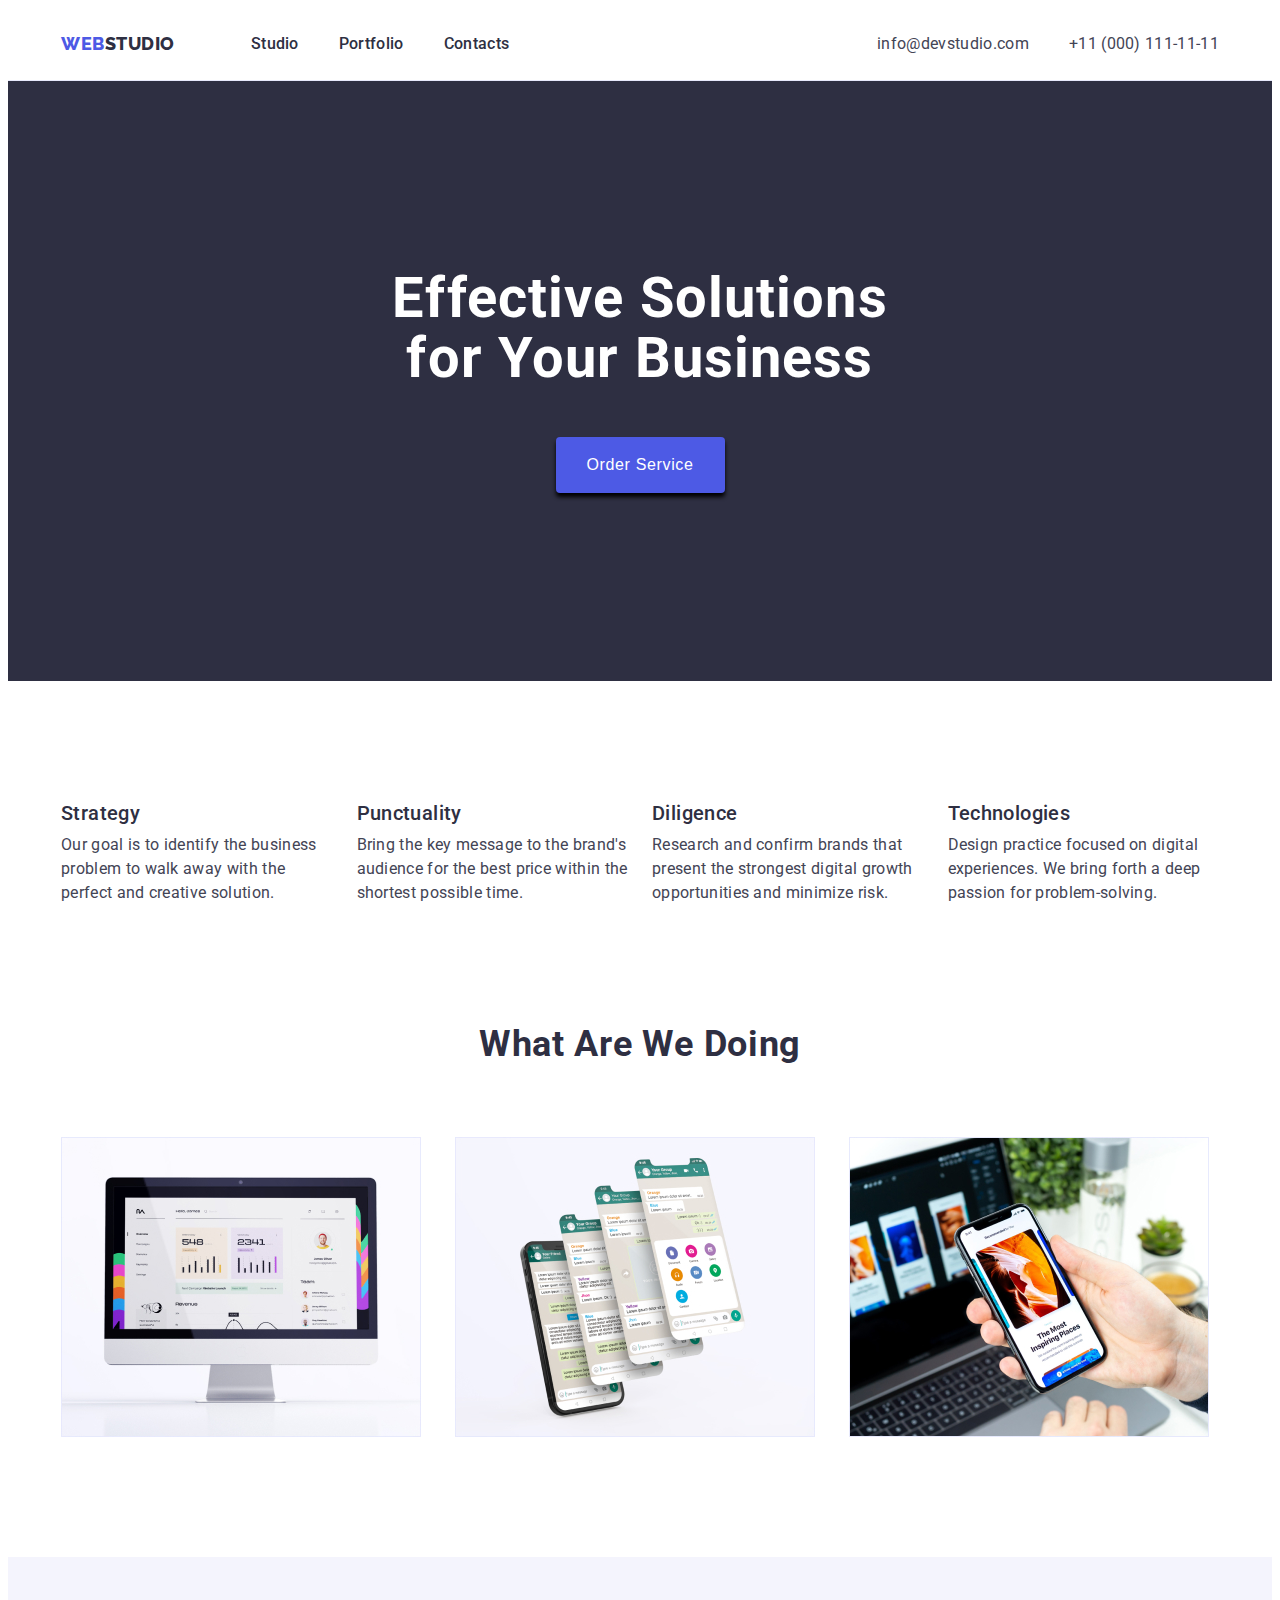
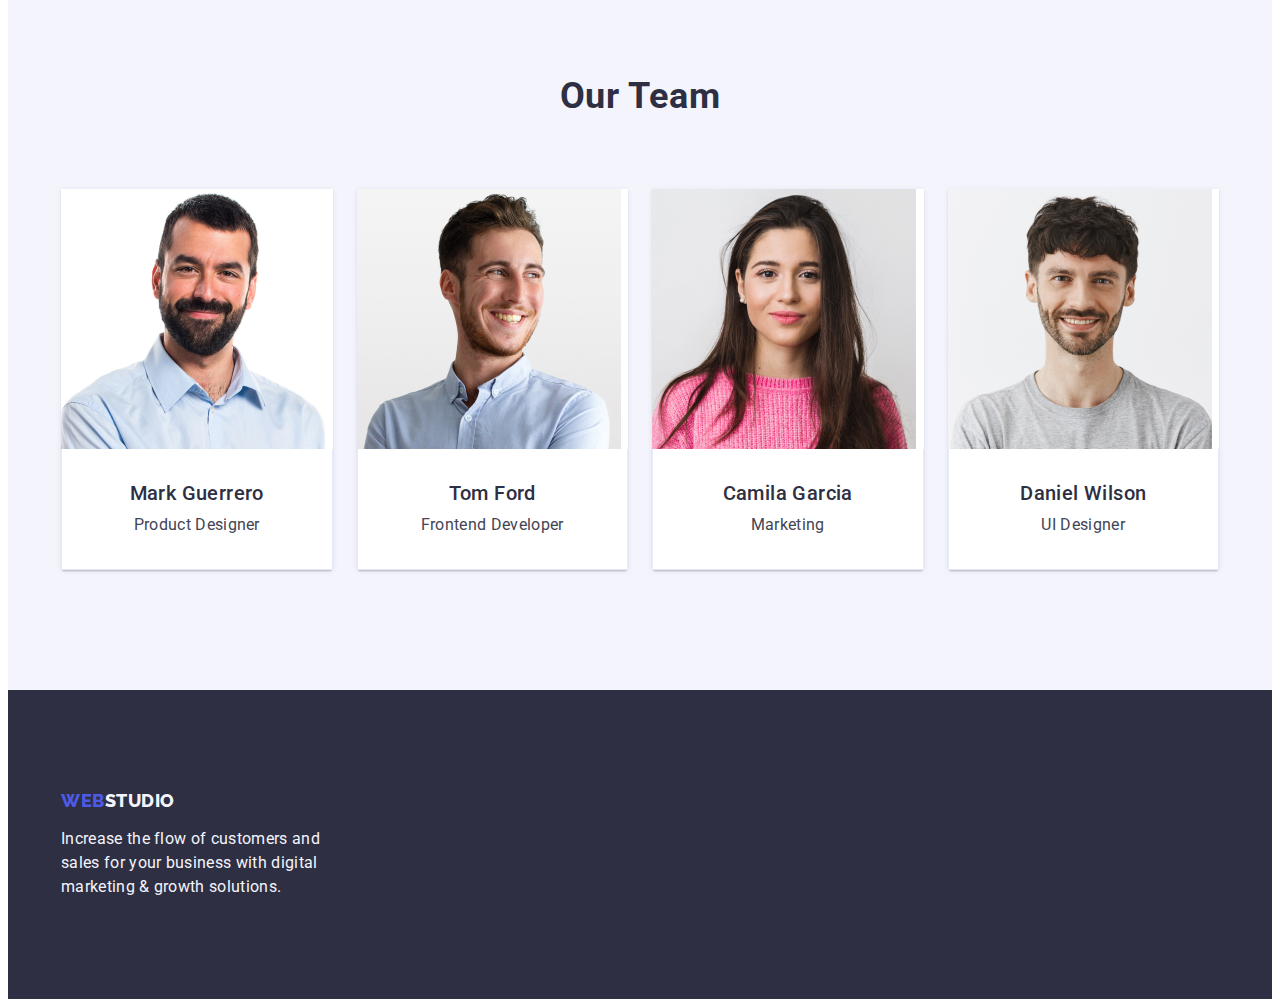
<file: index.html>
<!DOCTYPE html>
<html lang="en">
  <head>
    <meta charset="UTF-8" />
    <meta http-equiv="X-UA-Compatible" content="IE=edge" />
    <meta name="viewport" content="width=device-width, initial-scale=1.0" />
    <link rel="preconnect" href="https://fonts.googleapis.com" />
    <link rel="preconnect" href="https://fonts.gstatic.com" crossorigin />
    <link
      href="https://fonts.googleapis.com/css2?family=Raleway:wght@800&family=Roboto:wght@400;500;700;900&display=swap"
      rel="stylesheet"
    />
    <link
      rel="stylesheet"
      href="https://cdnjs.cloudflare.com/ajax/libs/modern-normalize/1.1.0/modern-normalize.min.css"
      integrity="sha512-wpPYUAdjBVSE4KJnH1VR1HeZfpl1ub8YT/NKx4PuQ5NmX2tKuGu6U/JRp5y+Y8XG2tV+wKQpNHVUX03MfMFn9Q=="
      crossorigin="anonymous"
      referrerpolicy="no-referrer"
    />
    <link rel="stylesheet" href="./css/styles.css" />
    <title>Website</title>
  </head>

  <body>  
    <header class="page-header">
    <div class="header-page-container container"> 
        <nav class="page-nav">
          <a class="logo link" href="./index.html"
            >Web<span class="studio-logo-header">Studio</span></a
          >
        <ul class="menu list">
            <li class="menu-item">
              <a class="menu-link link links" href="./index.html">Studio</a>
            </li>
            <li class="menu-item">
              <a class="menu-link link links" href="./portfolio.html"
                >Portfolio</a
              >
            </li>
            <li class="menu-item">
              <a class="menu-link link links" href="">Contacts</a>
            </li>
          </ul>
        </nav>
     
        <address class="address-header">
      
          <ul class="header-contacts list">
            <li class="address-item">
              <a
                class="address-link link links"
                href="mailto:info@devstudio.com"
                >info@devstudio.com</a
            >
            </li>
            <li class="address-item">
              <a class="address-link link links" href="tel:+110001111111"
                >+11 (000) 111-11-11</a
              >
            </li>
          </ul>
        </address>
     </div>  
    </header>
  
    <!-- Main content  -->
    <main>
      <!-- Section 1 -->
      <section class="hero">
        <div class="container">
          <h1 class="hero-tex">Effective Solutions for Your Business</h1>
          <button class="button-hero " type="button">Order Service</button>
      </div>
         </section>
      <!-- Section 2 -->
        <section class="section-two sections">
        <div class="container">
          <h2 class="visually-hidden">Soft Skills</h2>
          <ul class="soft-skills list">
            <li class="soft-skills-item">
              <h3 class="suptitle">Strategy</h3>
              <p class="section-description">
                Our goal is to identify the business problem to walk away with
                the perfect and creative solution.
              </p>
            </li>

            <li class="soft-skills-item">
              <h3 class="suptitle">Punctuality</h3>
              <p class="section-description">
                Bring the key message to the brand's audience for the best price
                within the shortest possible time.
              </p>
            </li>

            <li class="soft-skills-item">
              <h3 class="suptitle">Diligence</h3>

              <p class="section-description">
                Research and confirm brands that present the strongest digital
                growth opportunities and minimize risk.
              </p>
            </li>

            <li class="soft-skills-item">
              <h3 class="suptitle">Technologies</h3>

              <p class="section-description">
                Design practice focused on digital experiences. We bring forth a
                deep passion for problem-solving.
              </p>
            </li>
          </ul>
            </div> 
        </section>
   
      <!-- Section 3 -->
       <section class="section-three ">
        <div class="container">
        <h2 class="second-header">What are we doing</h2>
        <ul class="our-works list">
          <li class="our-works-item">
            <img
              src="./images/img1.jpg"
              alt="Computer"
              width="360"
              height="300"
            />
          </li>

          <li class="our-works-item">
            <img
              src="./images/img2.jpg"
              alt="Social network pages"
              width="360"
              height="300"
            />
          </li>

          <li class="our-works-item" >
            <img
              src="./images/img3.jpg"
              alt="Telephone"
              width="360"
              height="300"
            />
          </li>
        </ul>
       </div> 
      </section>
    

      <!-- Section 4 -->
      <section class="section-four sections">
        <div class="container">
        <h2 class="second-header">Our Team</h2>
        <ul class="our-team list">
          <li class="our-team-card">
            <img
              src="./images/MarkGuerrero1.jpg"
              alt="Foto Mark Guerrero"
              width="264"
              height="260"
            />
            <div class="our-team-text">
              <h3 class="suptitle">Mark Guerrero</h3>
              <p class="section-description">Product Designer</p>
            </div>
          </li>

          <li class="our-team-card">
            <img
              src="./images/TomFord2.jpg"
              alt="Foto Tom Ford"
              width="264"
              height="260"
            />
            <div class="our-team-text">
              <h3 class="suptitle">Tom Ford</h3>
              <p class="section-description">Frontend Developer</p>
            </div>
          </li>

          <li class="our-team-card">
            <img
              src="./images/CamilaGarcia3.jpg"
              alt="Foto Camila Garcia"
              width="264"
              height="260"
            />
            <div class="our-team-text">
              <h3 class="suptitle">Camila Garcia</h3>
              <p class="section-description">Marketing</p>
            </div>
          </li>

          <li class="our-team-card">
            <img
              src="./images/DanielWilson4.jpg"
              alt="Foto Daniel Wilson "
              width="264"
              height="260"
            />
            <div class="our-team-text">
              <h3 class="suptitle">Daniel Wilson</h3>
              <p class="section-description">UI Designer</p>
            </div>
          </li>
        </ul>
      </div>
      </section>
    </main>
    <!-- Fotter -->
    <footer class="footer">
      <div class="container">
      <a class="logo-footer link" href="./index.html"
        >Web<span class="studio-logo-footer">Studio</span></a
      >
      <p class="footer-description">
        Increase the flow of customers and sales for your business with digital
        marketing & growth solutions.
      </p>
    </div>
    </footer>
  </body>
</html>
</file>
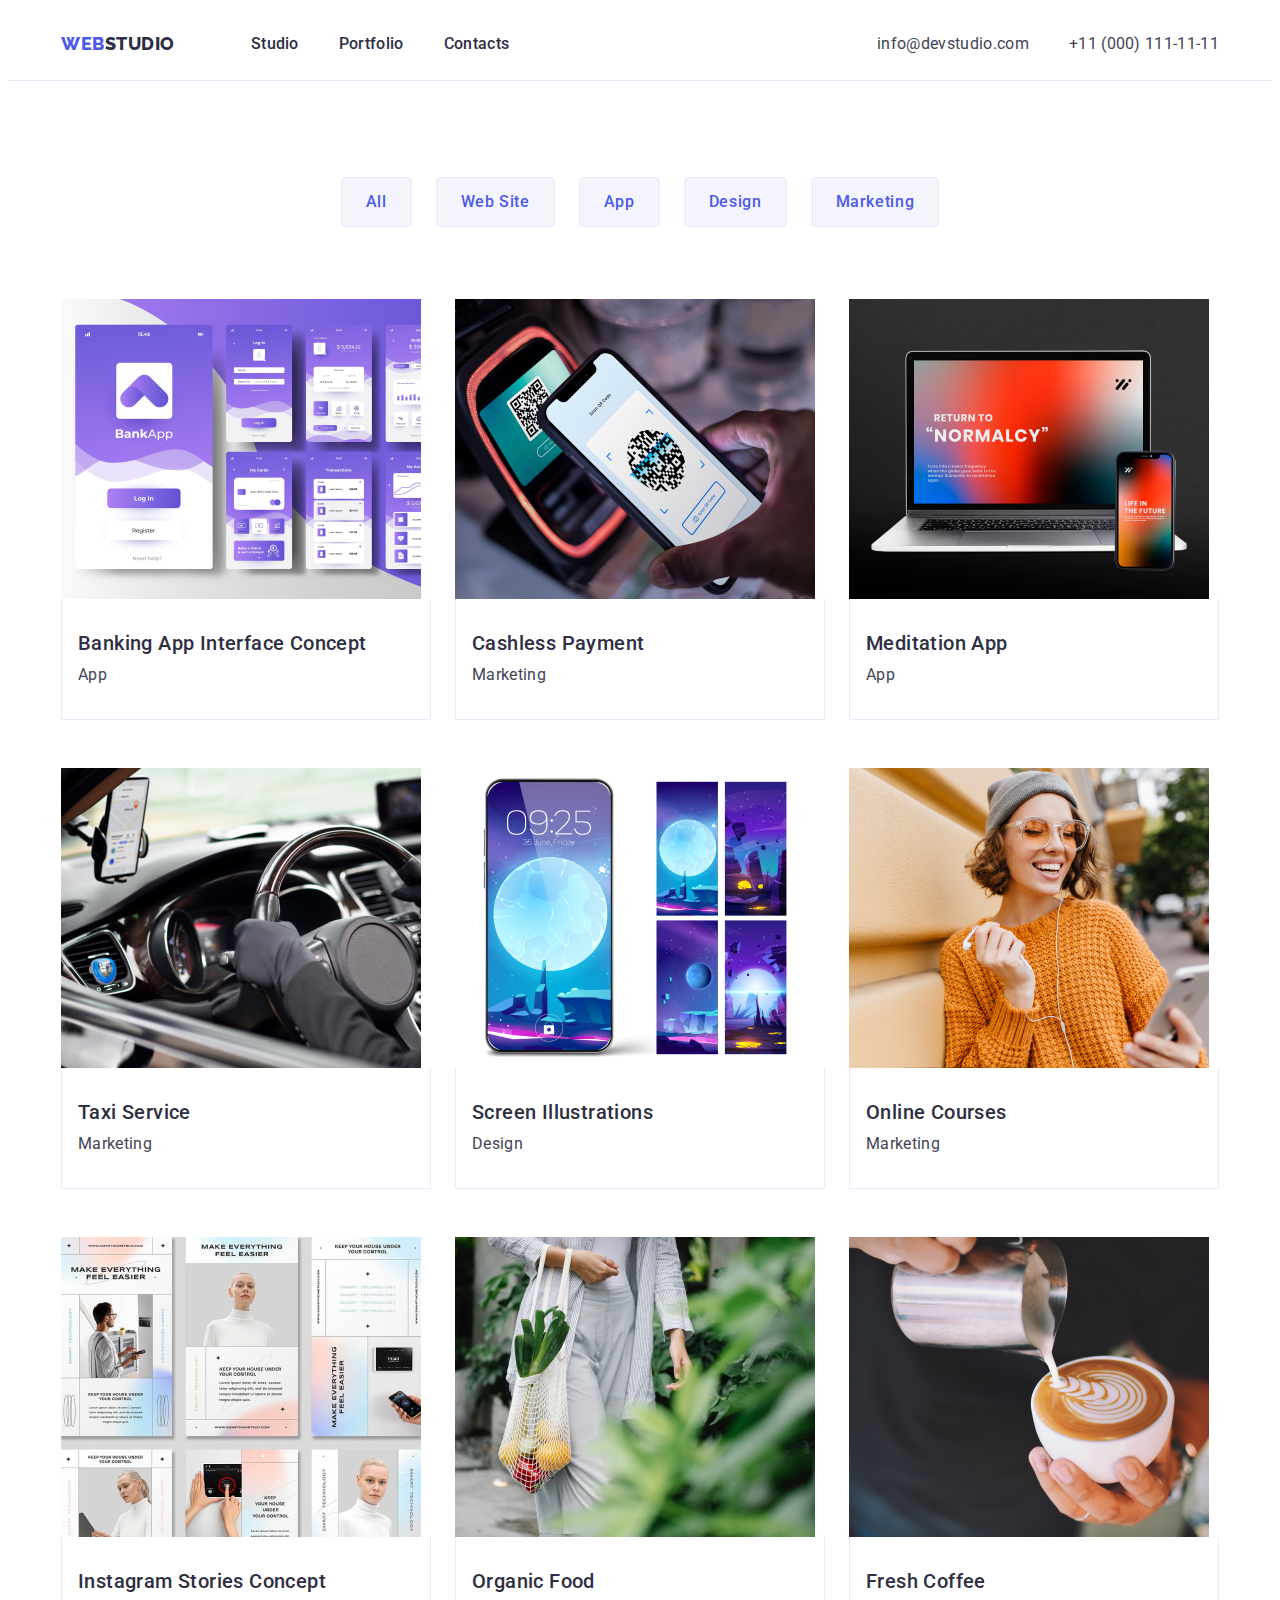
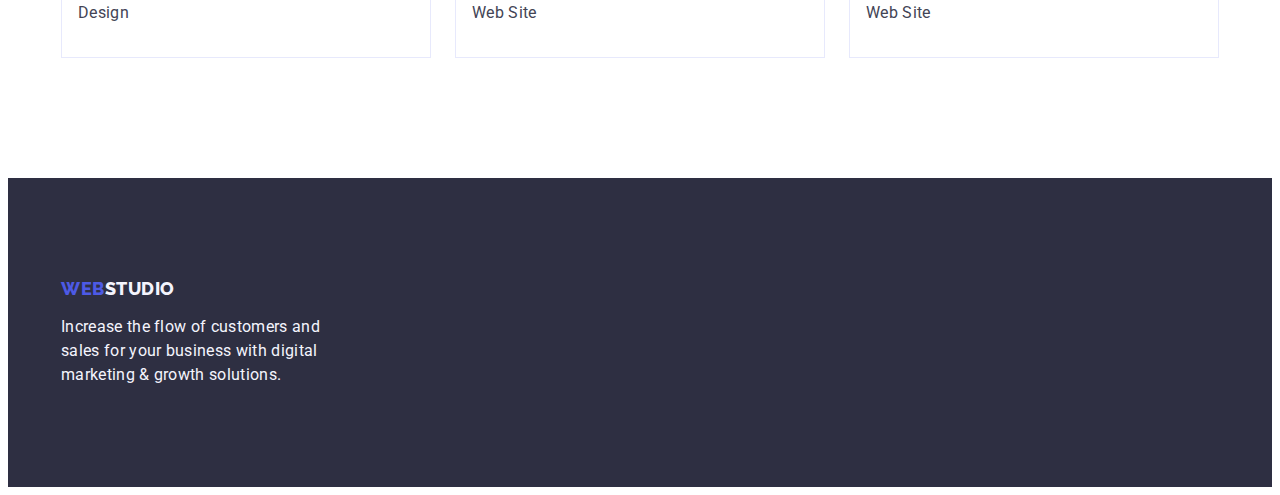
<file: portfolio.html>
<!DOCTYPE html>
<html lang="en">
  <head>
    <meta charset="UTF-8" />
    <meta http-equiv="X-UA-Compatible" content="IE=edge" />
    <meta name="viewport" content="width=device-width, initial-scale=1.0" />
    <link rel="preconnect" href="https://fonts.googleapis.com" />
    <link rel="preconnect" href="https://fonts.gstatic.com" crossorigin />
    <link
      href="https://fonts.googleapis.com/css2?family=Raleway:wght@800&family=Roboto:wght@400;500;700;900&display=swap"
      rel="stylesheet"
    />
    <link
      rel="stylesheet"
      href="https://cdnjs.cloudflare.com/ajax/libs/modern-normalize/1.1.0/modern-normalize.min.css"
      integrity="sha512-wpPYUAdjBVSE4KJnH1VR1HeZfpl1ub8YT/NKx4PuQ5NmX2tKuGu6U/JRp5y+Y8XG2tV+wKQpNHVUX03MfMFn9Q=="
      crossorigin="anonymous"
      referrerpolicy="no-referrer"
    />
    <link rel="stylesheet" href="./css/styles.css" />
    <title>Portfolio</title>
  </head>

  <!-- Portfolio -->

  <body>
    <header class="page-header">
    <div class="header-page-container container">
    <nav class="page-nav">
        <a class="logo link" href="./index.html"
          >Web<span class="studio-logo-header">Studio</span>
        </a>

        <ul class="menu list">
          <li class="menu-item">
            <a class="menu-link link links" href="./index.html">Studio</a>
          </li>
          <li class="menu-item">
            <a class="menu-link link links" href="./portfolio.html"
              >Portfolio</a
            >
          </li>
          <li class="menu-item">
            <a class="menu-link link links" href=""> Contacts </a>
          </li>
        </ul>
      </nav>
      <address class="address-header">
        <ul class="header-contacts list">
          <li class="address-item">
            <a class="address-link link links" href="mailto:info@devstudio.com"
              >info@devstudio.com</a
            >
          </li>
          <li class="address-item">
            <a class="address-link link links" href="tel:+110001111111"
              >+11 (000) 111-11-11</a
            >
          </li>
        </ul>
      </address>
    </div>
    </header>
    <!-- Main  -->
    <main>
      <!-- Filters -->
      <section class="filters">
        <div class="container">
        <h1 class="visually-hidden">Portfolio</h1>

        <ul class="filter-group list">
          
          <li><button class="portfolio-button" type="button">All</button></li>

          <li>
            <button class="portfolio-button" type="button">Web Site</button>
          </li>

          <li><button class="portfolio-button" type="button">App</button></li>

          <li>
            <button class="portfolio-button" type="button">Design</button>
          </li>

          <li>
            <button class="portfolio-button" type="button">Marketing</button>
          </li>
        </ul>
          
        <ul class="project-card list">
         
          <li class="project-card-item">
            <a class="link" href="">
              <img
                src="./images/imgbanking.jpg"
                alt="Banking Concept"
                width="360"
                height="300"
              />
              <div class="our-team-text">
              <h2 class="suptitle">Banking App Interface Concept</h2>
              <p class="section-description">App</p>
            </div>
          </a>
          </li>

          <li class="project-card-item">
            <a class="link" href="">
              <img
                src="./images/imgcashless.jpg"
                alt="Cashless Payment"
                width="360"
                height="300"
              />
              <div class="our-team-text">
              <h2 class="suptitle">Cashless Payment</h2>
              <p class="section-description">Marketing</p>
           </div> 
          </a>
          </li>

          <li class="project-card-item">
            <a class="link" href="">
              <img
                src="./images/imgmeditation.jpg"
                alt="Meditation App"
                width="360"
                height="300"
              />
              <div class="our-team-text">
              <h2 class="suptitle">Meditation App</h2>
              <p class="section-description">App</p>
            </div>
          </a>
          </li>
       
          <!-- Project card 2 -->

          <li class="project-card-item">
            <a class="link" href="">
              <img
                src="./images/imgtaxi.jpg"
                alt="Taxi Service"
                width="360"
                height="300"
              />
              <div class="our-team-text">
              <h2 class="suptitle">Taxi Service</h2>
              <p class="section-description">Marketing</p>
            </div>
          </a>
          </li>
          
          <li class="project-card-item">
            <a class="link" href="">
              <img
                src="./images/imgscreen.jpg"
                alt="Screen Illustrations"
                width="360"
                height="300"
              />
              <div class="our-team-text">
              <h2 class="suptitle">Screen Illustrations</h2>
              <p class="section-description">Design</p>
           </div> 
          </a>
          </li>
          
          <li class="project-card-item">
            <a class="link" href="">
              <img
                src="./images/imgonline.jpg"
                alt="Online Courses"
                width="360"
                height="300"
              />
              <div class="our-team-text">
              <h2 class="suptitle">Online Courses</h2>
              <p class="section-description">Marketing</p>
           </div> 
          </a>
          </li>
          <!-- Project card 3 -->
          
          <li class="project-card-item">
            <a class="link" href="">
              <img
                src="./images/imginstagram.jpg"
                alt="Instagram Stories Concept"
                width="360"
                height="300"
              />
              <div class="our-team-text">
              <h2 class="suptitle">Instagram Stories Concept</h2>
              <p class="section-description">Design</p>
            </div>
          </a>
          </li>
          
          <li class="project-card-item">
            <a class="link" href="">
              <img
                src="./images/imgorganic.jpg"
                alt="Organic Food"
                width="360"
                height="300"
              />
              <div class="our-team-text">
              <h2 class="suptitle">Organic Food</h2>
              <p class="section-description">Web Site</p>
              </div>
            </a>
          </li>
          
          <li class="project-card-item">
            <a class="link" href="">
              <img
                src="./images/imgcoffee.jpg"
                alt="Fresh Coffee"
                width="360"
                height="300"
              />
              <div class="our-team-text">
              <h2 class="suptitle">Fresh Coffee</h2>
              <p class="section-description">Web Site</p>
              </div>
            </a>
          </li>
        </ul>
     </div>
      </section>
    </main>
    <footer class="footer">
      <div class="container">
      <a class="logo-footer link" href="./index.html"
        >Web<span class="studio-logo-footer">Studio</span></a
      >
      <p class="footer-description">
        Increase the flow of customers and sales for your business with digital
        marketing & growth solutions.
      </p>
    </div>
    </footer>
  </body>
</html>
</file>
<file: css/styles.css>
.list {
  list-style: none;
}

.link {
  text-decoration: none;
}

.links:hover,
.links:focus {
 color: #404bbf;
}


h1,
h2,
h3,
h4,
p{
  margin-top: 0;
  margin-bottom: 0;
}
ul,ol{
margin-top: 0;
margin-bottom: 0;
padding-left: 0;

}
img{
display: block;
}
button{
cursor: pointer;
}
.container {
width: 1158px;
margin-left: auto;
margin-right: auto;
padding-right: 15px;
padding-left: 15px;
}
.sections{
  padding-top: 120px;
  padding-bottom: 120px;
}
body {
  font-family: 'Roboto', sans-serif;
  color:var(--slate);
  background-color: #ffffff;
}
:root {
  --naviblue: #2e2f42;

  --slate: #434455;

  --white: #ffffff;

  --cloud: #f4f4fd;

  --iris: #4d5ae5;
  
  --ocean: #404bbf;
  
  --card-set-gap: 24px;

  --border: 1px solid #e7e9fc;
}
.visually-hidden{
  position: absolute;
  width: 1px;
  height: 1px;
  margin: -1px;
  border: 0;
  padding: 0;
  white-space: nowrap;
  clip-path: inset(100%);
}
/* Logotip */
.logo {
  font-family: 'Raleway', sans-serif;
  font-weight: 800;
  font-size: 18px;
  line-height: 1.17;
  letter-spacing: 0.03em ;
  text-transform: uppercase;
  color: var(--iris);
  margin-right: 76px;
}
.studio-logo-header{
  color: var(--naviblue);
}
.studio-logo-footer{
  color: #f4f4fd;
}
/* Header Navigation */

.header-page-container{
display: flex;  
align-items:center ;
}
.page-header{
  border-bottom: 1px solid #e7e9fc;
}
.page-nav{
  display: flex;
  align-items: center; 
  padding: 24px 0;
}
.menu{
  display:flex;
  gap: 40px;
}
.menu-link {
  font-weight: 500;
  font-size: 16px;
  line-height: 1.5;
  color:#2e2f42;
  letter-spacing: 0.02em;
  padding: 24px 0;
}
/* Adress  */
.address-header{
  font-style: normal;
  margin-left: auto;
}
.header-contacts{
display: flex;
align-items: center;
gap: 40px;
}
 .address-item{
margin-left: auto;
}
.address-link { 
  font-style: normal;
  font-weight: 400;
  font-size: 16px;
  line-height: 1.5;
  letter-spacing: 0.02em;
  color: var(--slate) ;
}
/* Main menu  */

/* Section 1 */
.hero {
 background-color: #2e2f42; 
 padding: 188px 0;
}
.hero-tex {
  font-weight: 700;
  font-size: 56px;
  line-height: 1.07;
  letter-spacing: 0.02em;
  color: #ffffff;
  text-align: center;
  max-width: 496px;
  margin-left: auto;
  margin-right: auto;
  margin-bottom: 48px;
 }

.button-hero {
  font-weight: 500;
  font-size: 16px;
  line-height: 1.5;
  letter-spacing: 0.04em;
  color: #ffffff;
  background: #4d5ae5;
  box-shadow: 0px 4px 4px rgba(0, 0, 0, 15);
  border-radius: 4px;
  display: block;
  min-width: 169px;
  min-height: 56px;
  border: none;
  margin-left: auto;
  margin-right: auto;
}
.button-hero:focus,
.button-hero:hover {
color: #ffffff;
background-color: #404bbf;

}
/* Section 2 */
.soft-skills{
 display: flex;
 gap: 24px;
}
.soft-skills-item{
  flex-basis: calc((100% - 72px) / 4);
}
/* Section 3 */

.our-works{
  display: flex;
  gap: 24px;
}
.our-works-item{
  flex-basis: calc((100% - 48px) / 3);
}
/* Section 4 */
.section-three{
  padding-bottom: 120px;
}
.section-four {
  background-color: #f4f4fd;
}
.our-team{
  display: flex;
  gap: 24px;
}
.our-team-card{
background-color: #ffffff;
flex-basis:calc((100%-72/4));
text-align: center;
box-shadow: 0px 1px 6px rgba(46, 47, 66, 0.08), 0px 1px 1px rgba(46, 47, 66, 0.16), 0px 2px 1px rgba(46, 47, 66, 0.08);
border-radius: 0px 0px 4px 4px;
border-top: none;
width: calc((100% - 72px) / 4);
}

.our-team-text { 
  padding-top: 32px ;
  padding-bottom: 32px;
  padding-left: 16px;
  padding-right: 16px;
  background-color: #ffffff;
  border: 1px solid #e7e9fc;
  border-top: none;
}
/* Sections  */

.suptitle {
  font-weight: 500;
  font-size: 20px;
  line-height: 1.2;
  letter-spacing: 0.02em;
  color: var(--naviblue);
  text-transform: capitalize;
  margin-bottom: 8px;
}
.section-description {
  font-weight: 400;
  font-size: 16px;
  line-height: 1.5;
  letter-spacing: 0.02em;
  color: var(--slate);

}
.second-header {
  font-weight: 700;
  font-size: 36px;
  line-height: 1.11;
  text-align: center;
  letter-spacing: 0.02em;
  color: #2e2f42;
  text-transform: capitalize;
  margin-bottom: 72px;
}
/* Portfolio  */
.filters {
  padding-top: 96px;
  padding-bottom: 120px;
}

.filter-group {
  display: flex;
  justify-content: center;
  margin-bottom:72px;
  gap: 24px;
}

.portfolio-button {
  font-family: 'Roboto', sans-serif;
  font-weight: 500;
  font-size: 16px;
  line-height: 1.5;
  letter-spacing: 0.04em;
  color: var(--iris);
  background-color: var(--cloud);
  border: var(--border);
  border-radius: 4px;
  padding: 12px 24px 12px 24px  ;
}

.portfolio-button:focus,
.portfolio-button:hover {
  color: #ffffff;
  background-color: #404bbf;
  border: var(--border);
  border: 1px solid transparent;
}

.project-card {
  display: flex;
  flex-wrap: wrap;
  column-gap: 24px;
  row-gap: 48px;
}
.project-card-item {
  width: calc((100% - 48px) / 3);
}

/* .project-card-item:not(:nth-child(3n)){
  margin-right: 24px;
}
.project-card-item:not(:nth-last-child(-n + 3)){
margin-bottom: 48px;
} */

/* footer */
.footer {
  background:#2e2f42;
  padding-top: 100px;
  padding-bottom: 100px;
}
.footer-description {
  font-weight: 400;
  font-size: 16px;
  line-height: 1.5;
  letter-spacing: 0.02em;
  color: #f4f4fd;
  max-width: 264px;
}
.logo-footer{
  font-family: 'Raleway', sans-serif;
  font-weight: 800;
  font-size: 18px;
  line-height: 1.17;
  letter-spacing: 0.03em;
  text-transform: uppercase;
  color: var(--iris);
  display: inline-block;
  margin-bottom: 16px;
}
</file>
